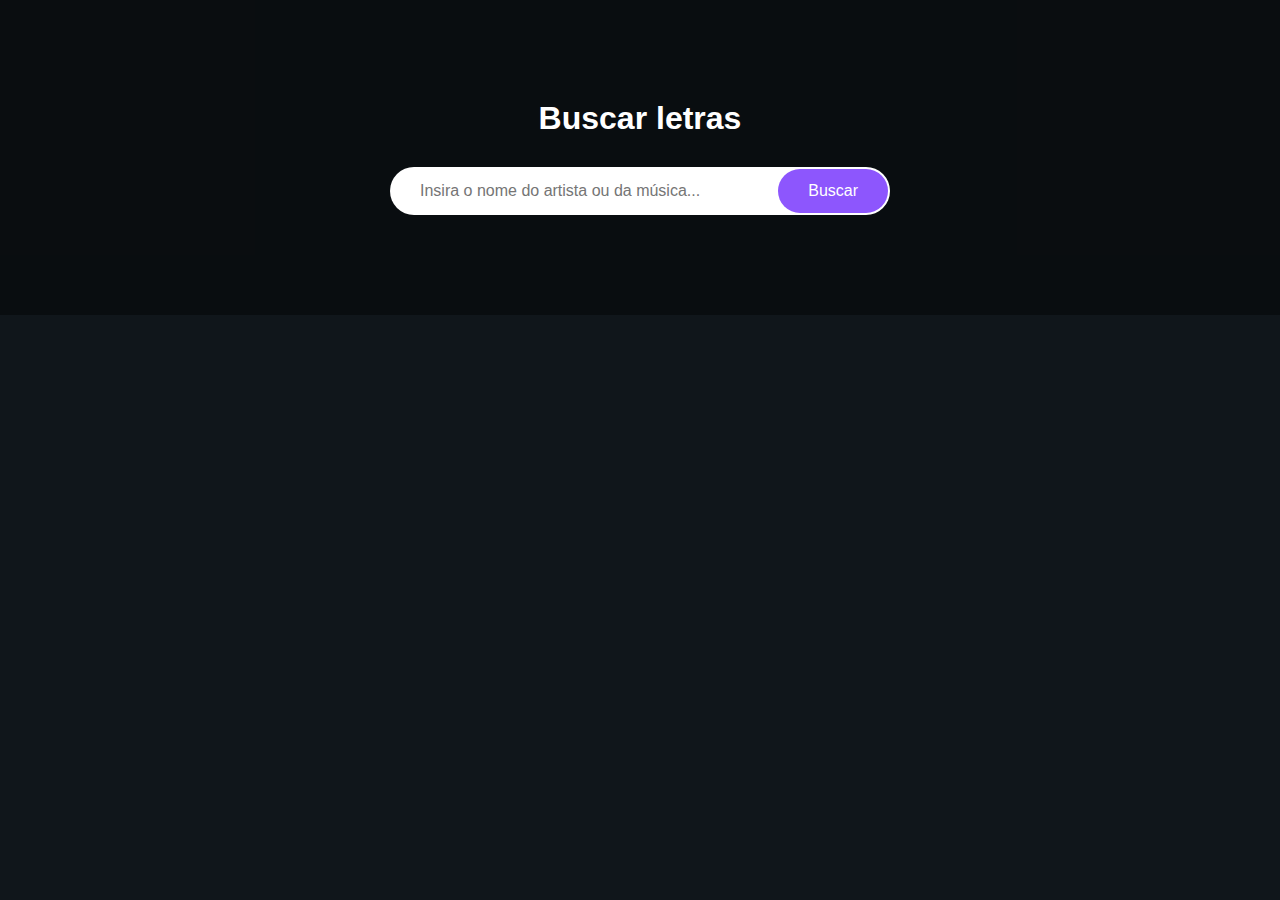
<file: Buscador de letras de músicas/index.html>
<!DOCTYPE html>
<html lang="en">
  <head>
    <meta charset="UTF-8" />
    <link rel="stylesheet" href="./style.css" />
    <script src="./app.js" defer></script>
    <title>Lyrics Search</title>
  </head>
  <body>
    <header>
      <h1>Buscar letras</h1>
      <form id="form">
        <input id="search" type="text" placeholder="Insira o nome do artista ou da música..."/>
        <button>Buscar</button>
      </form>
    </header>
    <ul id="songs-container" class="songs-container songs"></ul>
    <div id="prev-and-next-container" class="prev-and-next-container"></div>
  </body>
</html>
</file>
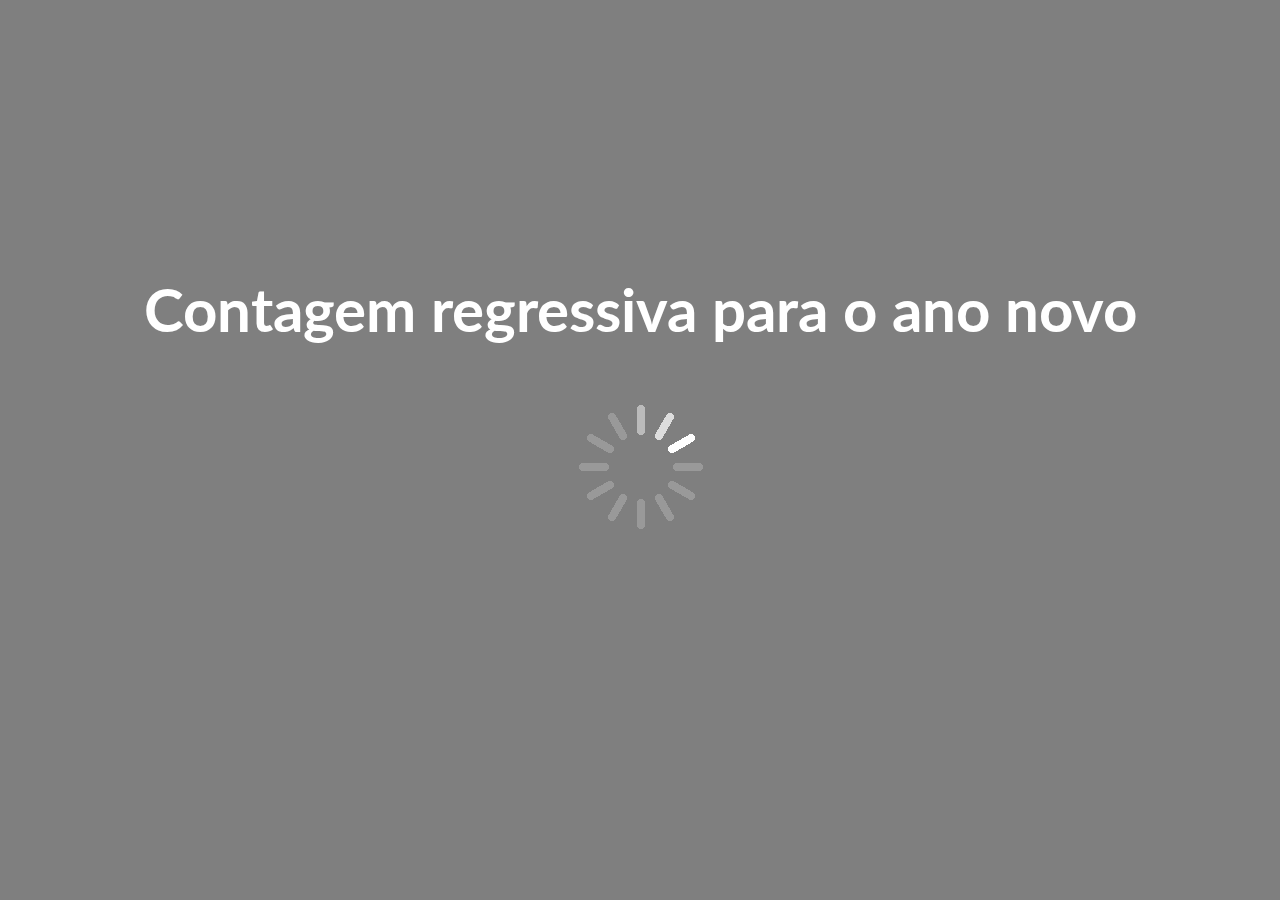
<file: Contagem regressiva para o ano novo/index.html>
<!DOCTYPE html>
<html lang="pt-br">
  <head>
    <meta charset="UTF-8" />
    <meta name="viewport" content="width=device-width, initial-scale=1.0" />
    <link rel="stylesheet" href="./style.css" />
    <script src="index.js" defer></script>
    <title>Contagem regressiva para o Ano Novo</title>
  </head>
  <body>
    <div id="year" class="year"></div>
    <h1>Contagem regressiva para o ano novo</h1>
    <div id="countdown" class="countdown">
      <div class="time">
        <h2 id="days">00</h2>
        <small>dias</small>
      </div>
      <div class="time">
        <h2 id="hours">00</h2>
        <small>horas</small>
      </div>
      <div class="time">
        <h2 id="minutes">00</h2>
        <small>minutos</small>
      </div>
      <div class="time">
        <h2 id="seconds">00</h2>
        <small>segundos</small>
      </div>
    </div>
    <img
      src="./img/spinner.gif"
      alt="Carregando..."
      id="loading"
      class="loading"
    />
  </body>
</html>
</file>
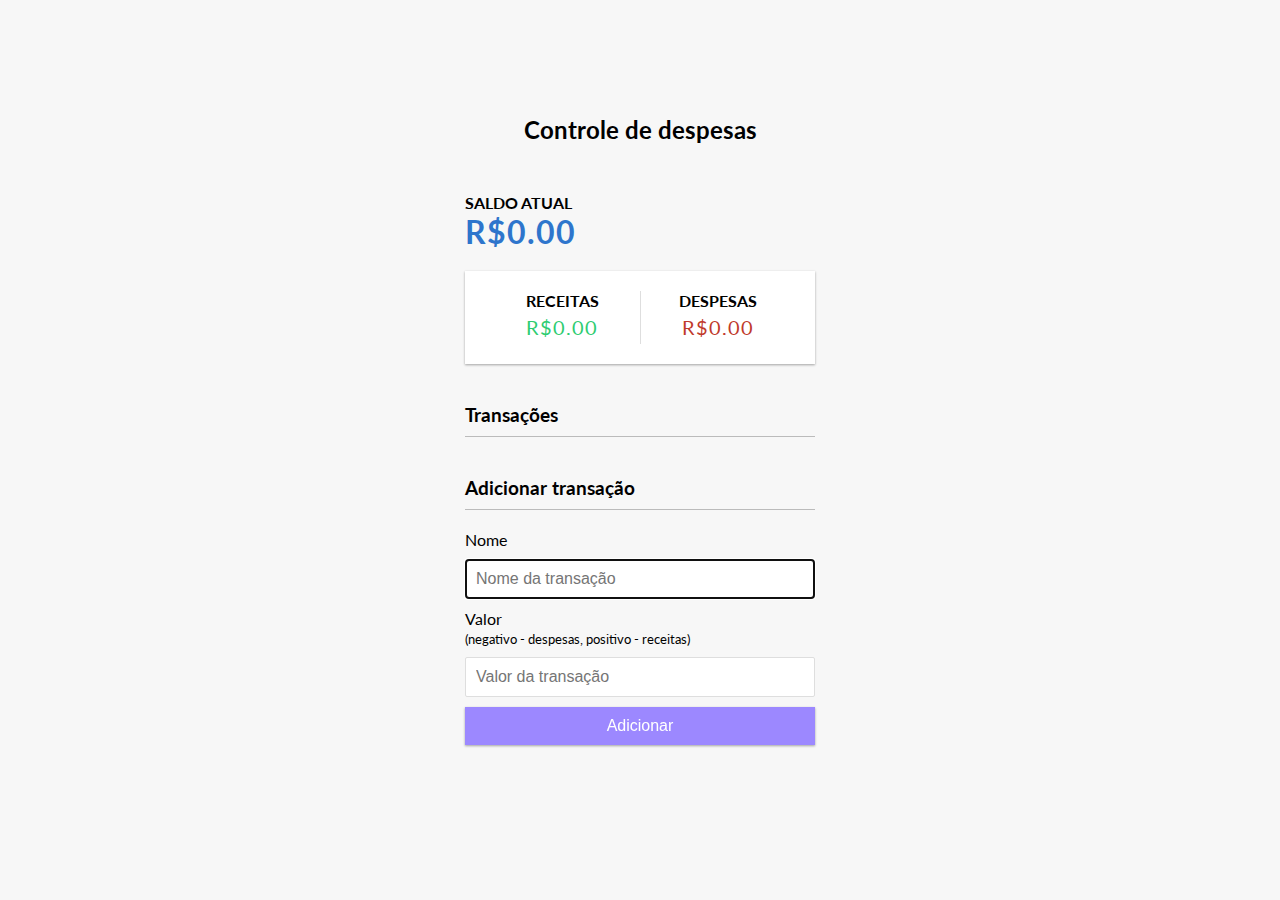
<file: Controle de despesas/index.html>
<!DOCTYPE html>
<html lang="pt-br">
  <head>
    <meta charset="UTF-8" />
    <meta name="viewport" content="width=device-width, initial-scale=1.0" />
    <link rel="stylesheet" href="./style.css" />
    <script src="index.js" defer></script>
    <title>Controle de despesas</title>
  </head>
  <body>
    <h2>Controle de despesas</h2>
    <main class="container">
      <h4>Saldo atual</h4>
      <h1 id="balance" class="balance">R$ 0.00</h1>
      <section class="inc-exp-container">
        <section>
          <h4>Receitas</h4>
          <p id="money-plus" class="money plus">+ R$0.00</p>
        </section>
        <section>
          <h4>Despesas</h4>
          <p id="money-minus" class="money minus">- R$0.00</p>
        </section>
      </section>
      <h3>Transações</h3>
      <ul id="transactions" class="transactions"></ul>
      <h3>Adicionar transação</h3>
      <form id="form">
        <section class="form-control">
          <label for="text">Nome</label>
          <input
            autofocus
            type="text"
            id="text"
            placeholder="Nome da transação"
          />
        </section>
        <section class="form-control">
          <label for="amount">
            Valor 
            <br/>
            <small>(negativo - despesas, positivo - receitas)</small>
          </label>
          <input type="number" id="amount" placeholder="Valor da transação" />
        </section>
        <button class="btn">Adicionar</button>
      </form>
    </main>
  </body>
</html>
</file>
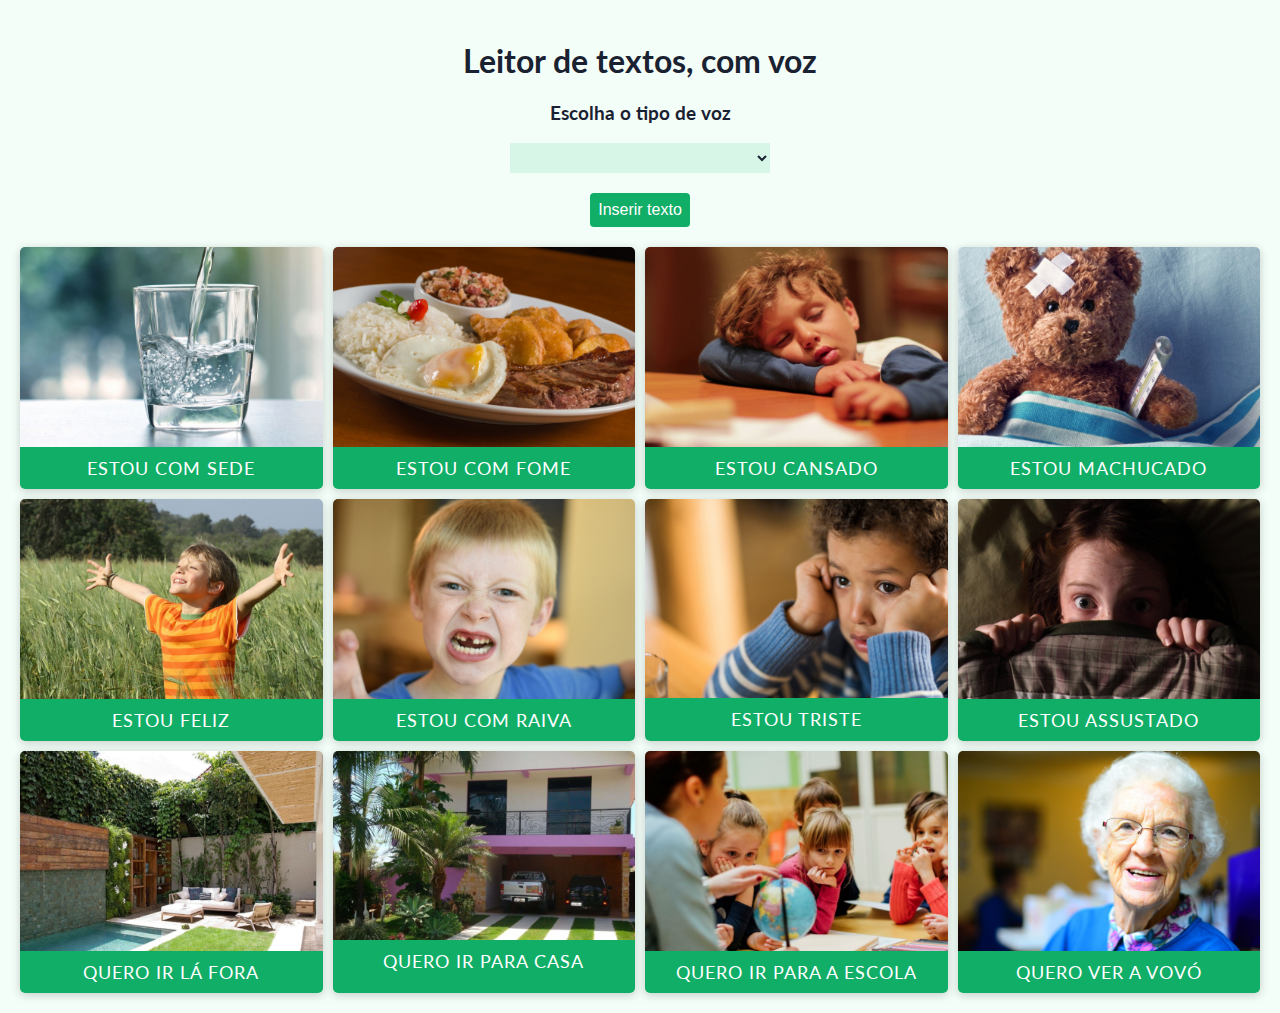
<file: Leitor de textos com fala/index.html>
<!DOCTYPE html>
<html lang="pt-BR">
  <head>
    <meta charset="UTF-8" />
    <meta name="viewport" content="width=device-width, initial-scale=1.0" />
    <link rel="stylesheet" href="./style.css" />
    <script src="./index.js" defer></script>
    <title>Leitor de textos, com voz</title>
  </head>
  <body>
    <div class="container">
      <h1>Leitor de textos, com voz</h1>
      <h3>Escolha o tipo de voz</h3>
      <select></select>
      <button class="btn btn-toggle">Inserir texto</button>
      <div class="text-box">
        <div class="close">X</div>
        <textarea placeholder="Insira o texto a ser lido..."></textarea>
        <button class="btn" id="read">Ler texto</button>
      </div>
      <main></main>
    </div>
  </body>
</html>
</file>
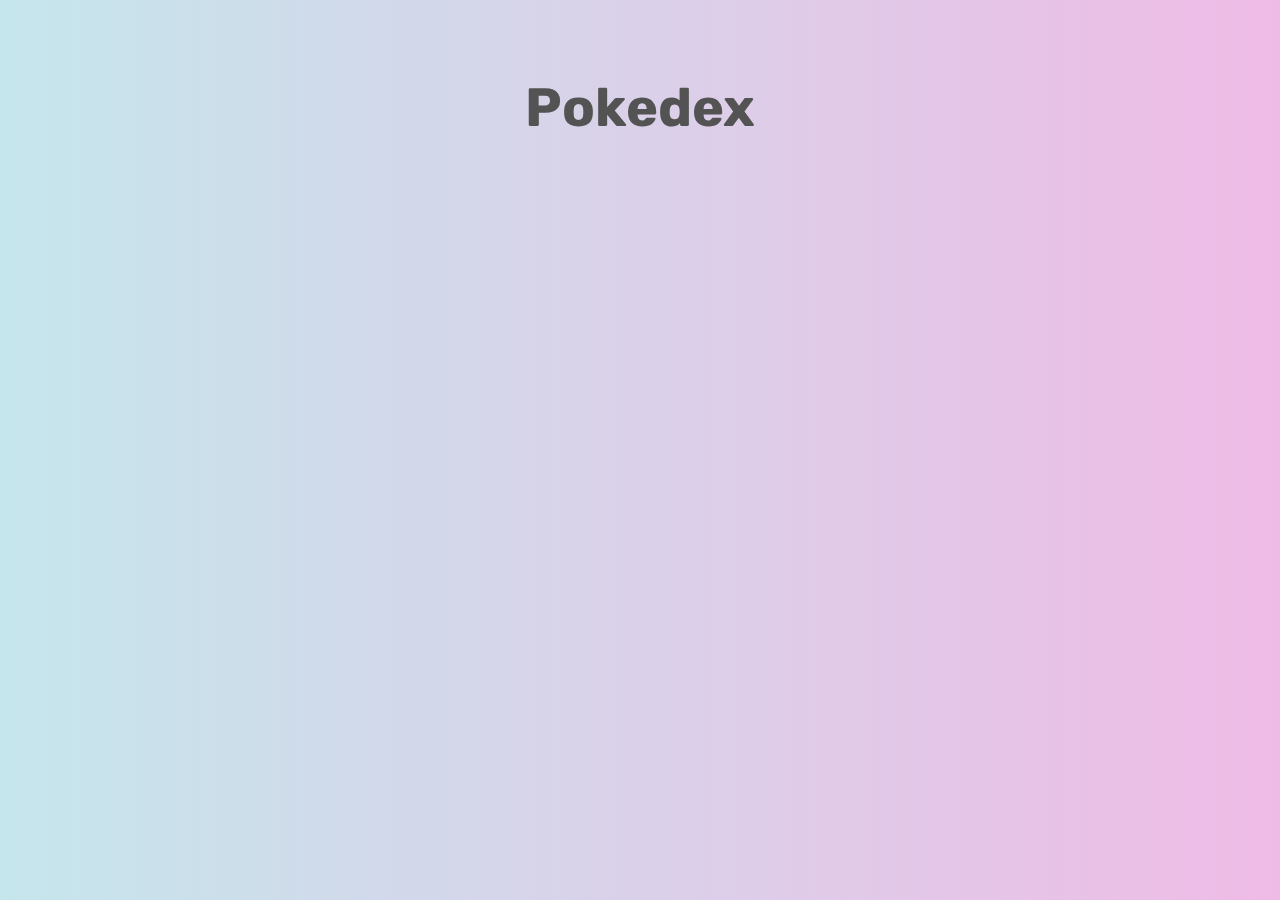
<file: Pokedex/index.html>
<!DOCTYPE html>
<html lang="pt-br">
  <head>
    <meta charset="UTF-8" />
    <link rel="stylesheet" href="./style.css" />
    <link href="https://fonts.googleapis.com/css?family=Rubik&display=swap" rel="stylesheet" />
    <script src="./app.js" defer></script>
    <title>PokeDex</title>
  </head>
  <body>
    <main class="container">
      <h1>Pokedex</h1>
      <ul data-js="pokedex" class="pokedex"></ul>
    </main>
  </body>
</html>
</file>
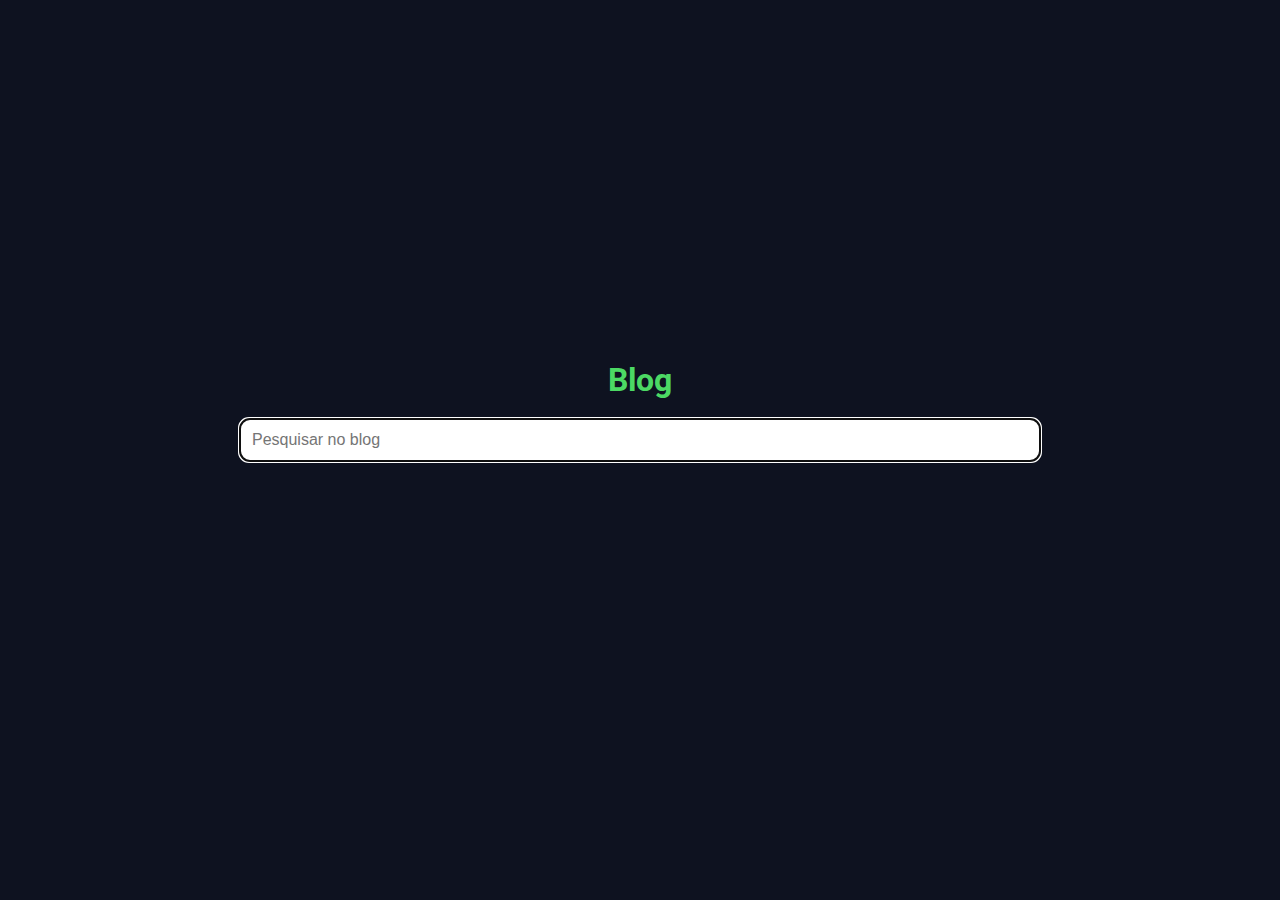
<file: Posts com filtragem e scroll infinito/index.html>
<!DOCTYPE html>
<html lang="pt-br">
  <head>
    <meta charset="UTF-8" />
    <meta name="viewport" content="width=device-width, initial-scale=1.0" />
    <link rel="stylesheet" href="./style.css" />
    <script src="./index.js" defer></script>
    <title>Blog</title>
  </head>
  <body>
    <h1>Blog</h1>
    <div class="filter-container">
      <input
        type="text"
        id="filter"
        class="filter"
        placeholder="Pesquisar no blog"
        autofocus
      />
    </div>
    <div id="posts-container"></div>
    <div class="loader">
      <div class="circle"></div>
      <div class="circle"></div>
      <div class="circle"></div>
    </div>
  </body>
</html>
</file>
<file: Buscador de letras de músicas/style.css>
*, 
*:after,
*:before {
	margin: 0;
	padding: 0;
	box-sizing: border-box;
}

li {
  list-style: none;
}

body {
  background-color: #10161B;
  font-family: sans-serif;
  margin: 0;
}

button {
  cursor: pointer;
}

button:active {
  transform: scale(0.95);
}

input:focus,
button:focus {
  outline: none;
}

header {
  background-image: url('https://images.unsplash.com/photo-1506157786151-b8491531f063?ixlib=rb-1.2.1&ixid=eyJhcHBfaWQiOjEyMDd9&auto=format&fit=crop&w=1950&q=80');
  background-repeat: no-repeat;
  background-size: cover;
  background-position: center;
  color: #fff;
  display: flex;
  flex-direction: column;
  align-items: center;
  justify-content: center;
  padding: 100px 0;
  position: relative;
}

header::after {
  content: '';
  position: absolute;
  top: 0;
  left: 0;
  height: 100%;
  width: 100%;
  background-color: rgba(0, 0, 0, .4);
}

header * {
  z-index: 1;
}

header h1 {
  margin: 0 0 30px;
}

form {
  position: relative;
  width: 500px;
  max-width: 100%;
}

form input {
  border: 0;
  border-radius: 50px;
  font-size: 16px;
  padding: 15px 30px;
  width: 100%;
}

form button {
  position: absolute;
  top: 2px;
  right: 2px;
  background-color: #8d56fd;
  border: 0;
  border-radius: 50px;
  color: #fff;
  font-size: 16px;
  padding: 13px 30px;
}

.btn {
  background-color: #8d56fd;
  border: 0;
  border-radius: 10px;
  color: #fff;
  padding: 4px 10px;
}

.songs-container {
  list-style-type: none;
  padding: 0;
  margin: 30px auto;
  max-width: 100%;
  width: 500px;
  background-color: #10161B;
}

.song {
  display: flex;
  align-items: flex-start;
  justify-content: space-between;
  margin: 10px 0;
}

.prev-and-next-container h2 {
  font-weight: 300;
}

.prev-and-next-container {
  display: flex;
  justify-content: center;
}

.prev-and-next-container button {
  transform: scale(1.3);
  margin: 15px;
}

.warning-message {
  color: #EA2234;
  text-align: center;
}

.song-artist {
  color: white;
  opacity: .4;
  max-width: 400px;
}

.lyrics-container {
  color: white;
  opacity: .4;
}

.lyrics {
  margin-top: 20px;
  line-height: 1.5;
}
</file>
<file: Contagem regressiva para o ano novo/style.css>
@import url('https://fonts.googleapis.com/css?family=Lato&display=swap');

* {
  box-sizing: border-box;
}

body {
  background-image: url('https://images.unsplash.com/photo-1525815732237-469cdd9874ab?ixlib=rb-1.2.1&auto=format&fit=crop&w=1955&q=80');
  background-repeat: no-repeat;
  background-size: cover;
  background-position: center center;
  height: 100vh;
  color: #fff;
  font-family: 'Lato', sans-serif;
  display: flex;
  flex-direction: column;
  align-items: center;
  justify-content: center;
  text-align: center;
  margin: 0;
  overflow: hidden;
}

/* Add a dark overlay */
body::after {
  content: '';
  position: absolute;
  top: 0;
  left: 0;
  width: 100%;
  height: 100%;
  background-color: rgba(0, 0, 0, 0.5);
}

body * {
  z-index: 1;
}

h1 {
  font-size: 60px;
  margin: -80px 0 40px;
}

.year {
  font-size: 200px;
  z-index: -1;
  opacity: 0.2;
  position: absolute;
  bottom: 20px;
  left: 50%;
  transform: translateX(-50%);
}

.countdown {
  display: none;
  transform: scale(2);
}

.time {
  display: flex;
  flex-direction: column;
  align-items: center;
  justify-content: center;
  margin: 15px;
}

.time h2 {
  margin: 0 0 5px;
}

@media (max-width: 500px) {
  h1 {
    font-size: 45px;
  }

  .time {
    margin: 5px;
  }

  .time h2 {
    font-size: 12px;
    margin: 0;
  }

  .time small {
    font-size: 10px;
  }
}
</file>
<file: Controle de despesas/style.css>
@import url('https://fonts.googleapis.com/css?family=Lato&display=swap');

:root {
  --box-shadow: 0 1px 3px rgba(0, 0, 0, 0.12), 0 1px 2px rgba(0, 0, 0, 0.24);
}

* {
  box-sizing: border-box;
}

body {
  display: flex;
  flex-direction: column;
  justify-content: center;
  align-items: center;
  min-height: 100vh;
  margin: 0;
  font-family: 'Lato', sans-serif;
  background-color: #f7f7f7;
}

.container {
  width: 350px;
  margin: 30px auto;
}

h1 {
  margin: 0;
  letter-spacing: 1px;
  color: #2e75cc;
}

h3 {
  margin: 40px 0 10px;
  border-bottom: 1px solid #bbb;
  padding-bottom: 10px;
}

h4 {
  margin: 0;
  text-transform: uppercase;
}

.inc-exp-container {
  display: flex;
  justify-content: space-between;
  margin: 20px 0;
  box-shadow: var(--box-shadow);
  padding: 20px;
  background-color: #fff;
}

.inc-exp-container > section {
  flex: 1;
  text-align: center;
}

.inc-exp-container > section:first-of-type {
  border-right: 1px solid #dedede;
}

.money {
  margin: 5px 0;
  font-size: 20px;
  letter-spacing: 1px;
}

.money.plus {
  color: #2ecc71;
}

.money.minus {
  color: #c0392b;
}

label {
  display: inline-block;
  margin: 10px 0;
}

input[type='text'],
input[type='number'] {
  display: block;
  width: 100%;
  border: 1px solid #dedede;
  border-radius: 2px;
  padding: 10px;
  font-size: 16px;
}

.btn {
  display: block;
  width: 100%;
  margin: 10px 0 30px;
  border: 0;
  box-shadow: var(--box-shadow);
  padding: 10px;
  font-size: 16px;
  color: #fff;
  background-color: #9c88ff;
  cursor: pointer;
}

.btn:focus,
.delete-btn:focus {
  outline: 0;
}

.transactions {
  list-style-type: none;
  padding: 0;
  margin-bottom: 40px;
}

.transactions li {
  background-color: #fff;
  box-shadow: var(--box-shadow);
  color: #333;
  display: flex;
  justify-content: space-between;
  position: relative;
  padding: 10px;
  margin: 10px 0;
}

.transactions li.plus {
  border-right: 5px solid #2ecc71;
}

.transactions li.minus {
  border-right: 5px solid #c0392b;
}

.delete-btn {
  position: absolute;
  top: 50%;
  left: 0;
  line-height: 20px;
  border: 0;
  padding: 2px 5px;
  font-size: 20px;
  opacity: 0;
  color: #fff;
  background-color: #e74c3c;
  transition: opacity 0.3s ease;
  transform: translate(-100%, -50%);
  cursor: pointer;
}

.transactions li:hover .delete-btn {
  opacity: 1;
}
</file>
<file: Leitor de textos com fala/style.css>
@import url('https://fonts.googleapis.com/css?family=Lato');

* {
  box-sizing: border-box;
}

body {
  background: #F4FEF8;
  font-family: 'Lato', sans-serif;
  min-height: 100vh;
  margin: 0;
}

h1 {
  text-align: center;
  color: #1A2232;
}

h3 {
  text-align: center;
  color: #1A2232;
}

.container {
  margin: auto;
  padding: 20px;
}

.btn {
  cursor: pointer;
  background-color: #11AE68;
  border: 0;
  border-radius: 4px;
  color: #fff;
  font-size: 16px;
  padding: 8px;
}

.btn:active {
  transform: scale(0.98);
}

.btn:focus,
select:focus {
  outline: 0;
}

.btn-toggle {
  display: block;
  margin: auto;
  margin-bottom: 20px;
}

.text-box {
  width: 70%;
  position: absolute;
  top: 30%;
  left: 50%;
  transform: translate(-50%, -800px);
  background-color: #1A2232;
  color: #fff;
  padding: 20px;
  border-radius: 5px;
  transition: all 1s ease-in-out;
}

.text-box.show {
  transform: translate(-50%, 0);
}

select {
  background-color: #D8F6E7;
  border: 0;
  color: #1A2232;
  font-size: 12px;
  height: 30px;
  margin: 0 auto 20px;
  display: block;
  min-width: 260px;
  max-width: 30%;
}

.text-box textarea {
  border: 1px #F4FEF8 solid;
  border-radius: 4px;
  font-size: 16px;
  padding: 8px;
  margin: 15px 0;
  width: 100%;
  height: 150px;
}

.text-box .btn {
  width: 100%;
}

.text-box .close {
  float: right;
  text-align: right;
  cursor: pointer;
}

main {
  display: grid;
  grid-template-columns: repeat(4, 1fr);
  grid-gap: 10px;
}

.expression-box {
  box-shadow: 0 2px 10px rgba(0, 0, 0, 0.2);
  border-radius: 5px;
  cursor: pointer;
  display: flex;
  flex-direction: column;
  overflow: hidden;
  transition: box-shadow 0.2s ease-out;
}

.expression-box.active {
  box-shadow: 0 0 10px 5px #11AE68;
}

.expression-box img {
  width: 100%;
  object-fit: cover;
  height: 200px;
}

.expression-box .info {
  background-color: #11AE68;
  color: #fff;
  font-size: 18px;
  letter-spacing: 1px;
  text-transform: uppercase;
  margin: 0;
  padding: 10px;
  text-align: center;
  height: 100%;
}

@media (max-width: 1100px) {
  main {
    grid-template-columns: repeat(3, 1fr);
  }
}

@media (max-width: 760px) {
  main {
    grid-template-columns: repeat(2, 1fr);
  }
}

@media (max-width: 500px) {
  main {
    grid-template-columns: 1fr;
  }
}
</file>
<file: Pokedex/style.css>
body {
	background: #EFEFBB;
	background: linear-gradient(to right, rgb(197, 230, 236), rgb(239, 187, 230));
	color: white;
	margin: 0;
	padding: 0;
	box-sizing: border-box;
	font-family: rubik;
}

.container {
	padding: 40px;
	margin: 0 auto;
}

h1 {
	text-align: center;
	font-size: 54px;
	color: #535353;
}

.pokedex {
	display: grid;
	grid-template-columns: repeat(auto-fit, minmax(320px, 1fr));
	grid-gap: 20px;
	padding-inline-start: 0;
}

.card {
	list-style: none;
	padding: 40px;
	color: #222;
	text-align: center;
	border-radius: 20px;
	position: relative;
}

.card::after {
	content: "";
  display: block;
  width: 50%;
  height: 45%;
  border-radius: 100%;
  background-color: #fff;
  opacity: .7;
  position: absolute;
  top: 15%;
  left: 25%;
}

.ghost {
	background-color: #7886c0;
}

.steel {
	background-color: #f4f4f4;
}

.fire {
	background-color: #FDDFDF;
}

.grass {
	background-color: #DEFDE0;
}

.electric {
	background-color: #FCF7DE;
}

.water, .ice {
	background-color: #DEF3FD;
}

.ground {
	background-color: #f4e7da;
}

.rock {
	background-color: #d5d5d4;
}

.fairy {
	background-color: #fceaff;
}

.poison {
	background-color: #de8df7;
}

.bug {
	background-color: #f8d5a3;
}

.dragon {
	background-color: #97b3e6;
}

.psychic {
	background-color: #eaeda1;
}

.flying {
	background-color: #F5F5F5;
}

.fighting {
	background-color: #E6E0D4;
}

.normal {
	background-color: #F5F5F5;
}

.card:hover {
	animation: bounce 0.5s linear;
}

.card-title {
	text-transform: capitalize;
	margin-bottom: 0px;
	font-size: 32px;
	font-weight: normal;
	position: relative;
	z-index: 2;
}

.card-subtitle {
	margin-top: 5px;
	color: #666;
	font-weight: lighter;
	position: relative;
	z-index: 2;
}

.card-image {
	height: 180px;
	position: relative;
	z-index: 2;
}

@keyframes bounce {
	20% {
			transform: translateY(-6px);
	}
	40% {
			transform: translateY(0px);
	}

	80% {
			transform: translateY(-2px);
	}
	100% {
			transform: translateY(0);
	}
}
</file>
<file: Posts com filtragem e scroll infinito/style.css>
@import url('https://fonts.googleapis.com/css?family=Roboto&display=swap');

* {
  box-sizing: border-box;
}

body {
  background-color: #0E1220;
  color: #B7BABE;
  font-family: 'Roboto', sans-serif;
  display: flex;
  flex-direction: column;
  align-items: center;
  justify-content: center;
  min-height: 100vh;
  margin: 0;
  padding-bottom: 100px;
}

h1 {
  margin-bottom: 0;
  text-align: center;
  color: #4CD964;
}

.filter-container {
  margin-top: 20px;
  width: 80vw;
  max-width: 800px;
}

.filter {
  width: 100%;
  padding: 12px;
  font-size: 16px;
  border: 0;
  border-radius: 10px;
}

.post {
  position: relative;
  background-color: #101828;
  box-shadow: 0 2px 4px rgba(0, 0, 0, 0.3);
  border-radius: 3px;
  padding: 30px;
  margin: 40px 0;
  display: flex;
  width: 80vw;
  max-width: 800px;
}

.post .post-title {
  margin: 0;
}

.post .post-body {
  margin: 20px 0 0;
  line-height: 1.5;
}

.post .post-info {
  margin-left: 20px;
}

.post .number {
  position: absolute;
  top: -15px;
  left: -15px;
  font-size: 15px;
  width: 40px;
  height: 40px;
  border-radius: 50%;
  background: #4CD964;
  color: #0E1220;
  display: flex;
  align-items: center;
  justify-content: center;
  padding: 7px 10px;
}

.loader {
  opacity: 0;
  display: flex;
  position: fixed;
  bottom: 50px;
  transition: opacity 0.3s ease-in;
}

.loader.show {
  opacity: 1;
}

.circle {
  background-color: #4CD964;
  width: 10px;
  height: 10px;
  border-radius: 50%;
  margin: 5px;
  animation: bounce 0.5s ease-in infinite;
}

.circle:nth-of-type(2) {
  animation-delay: 0.1s;
}

.circle:nth-of-type(3) {
  animation-delay: 0.2s;
}

@keyframes bounce {
  0%,
  100% {
    transform: translateY(0);
  }

  50% {
    transform: translateY(-10px);
  }
}
</file>
